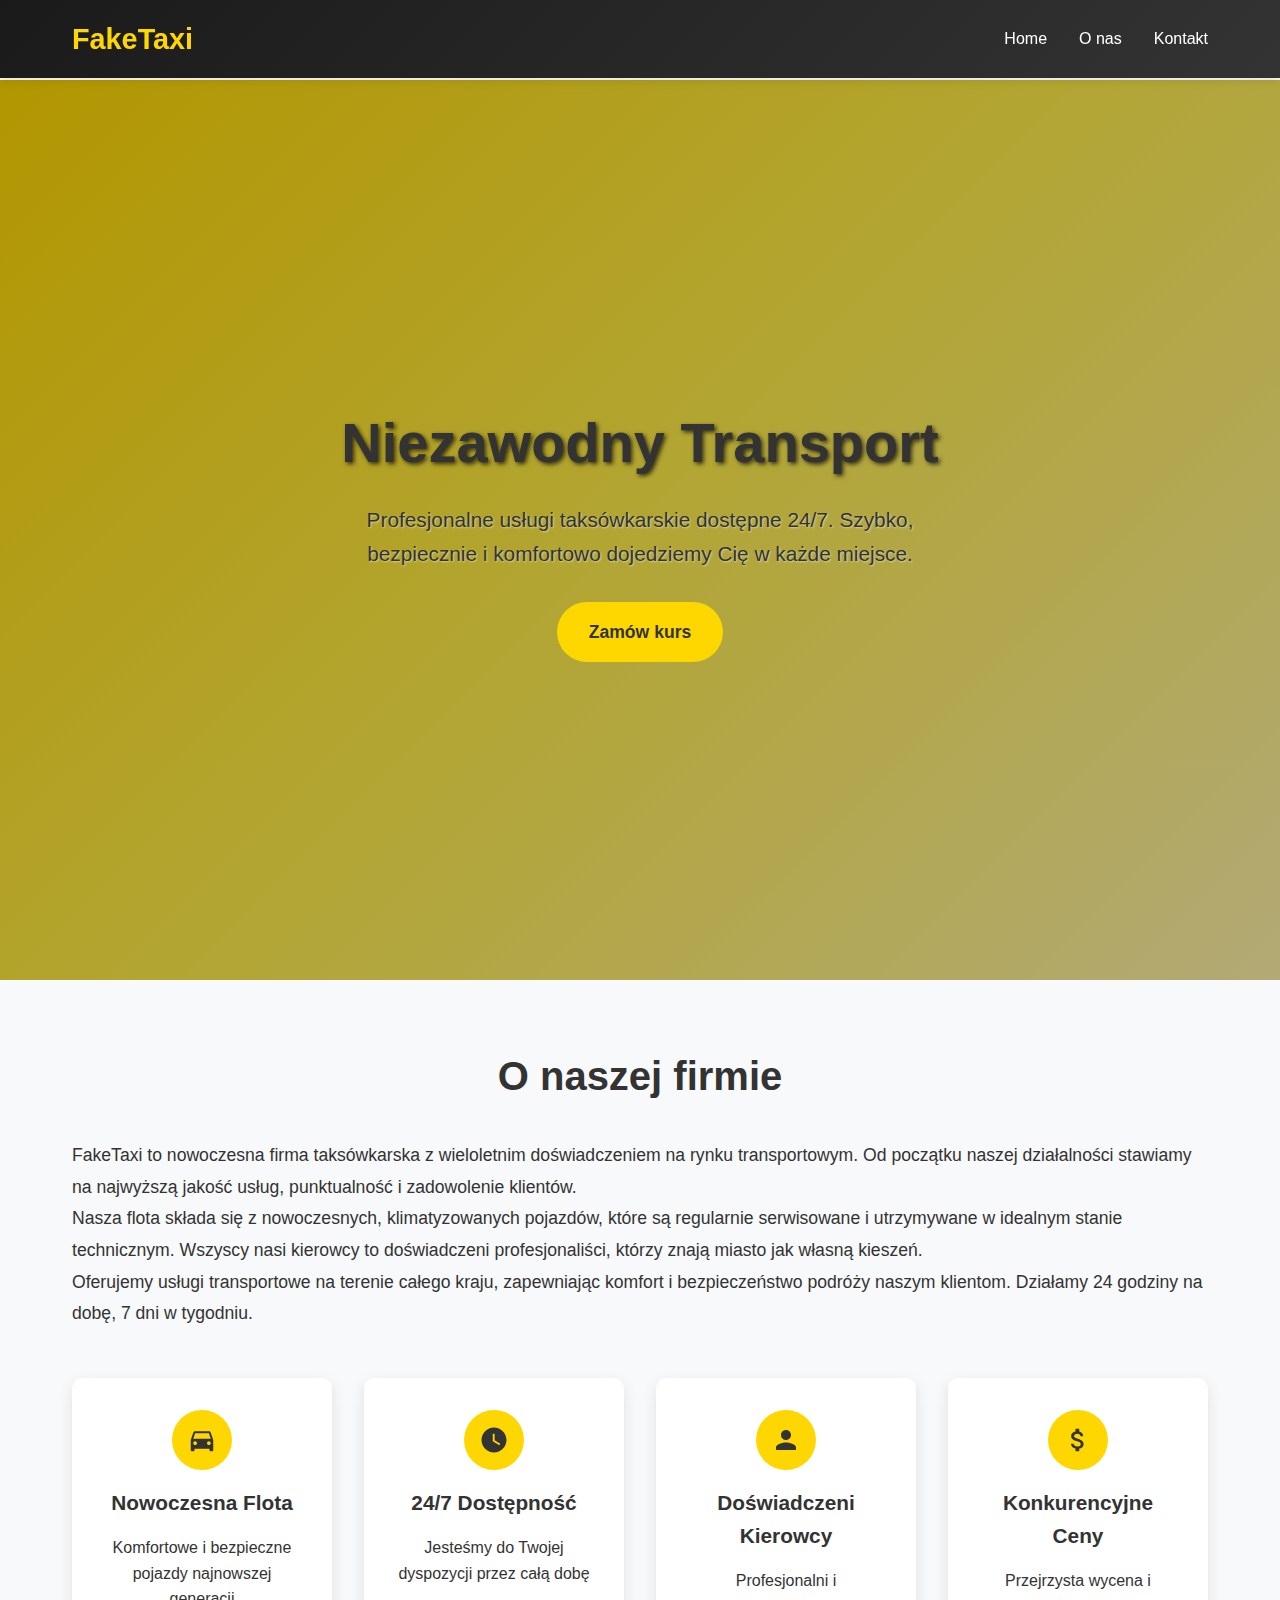
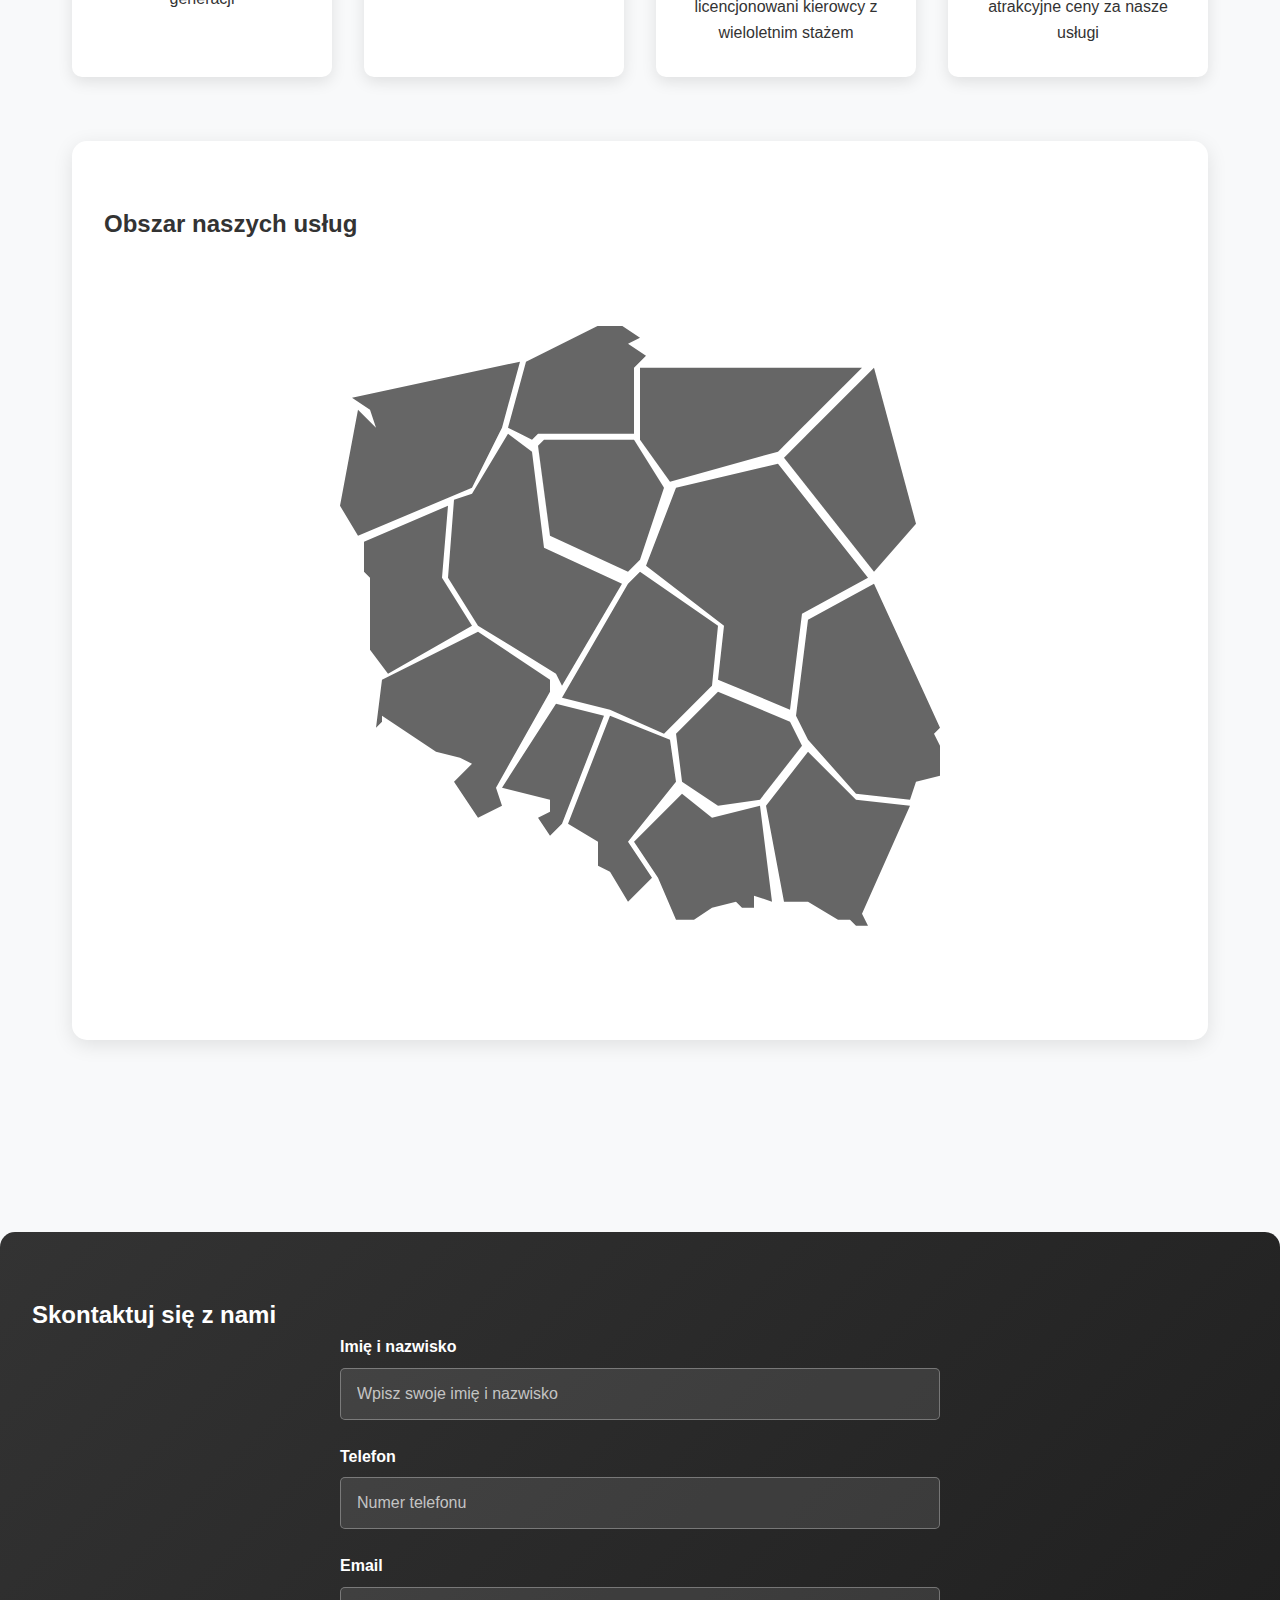
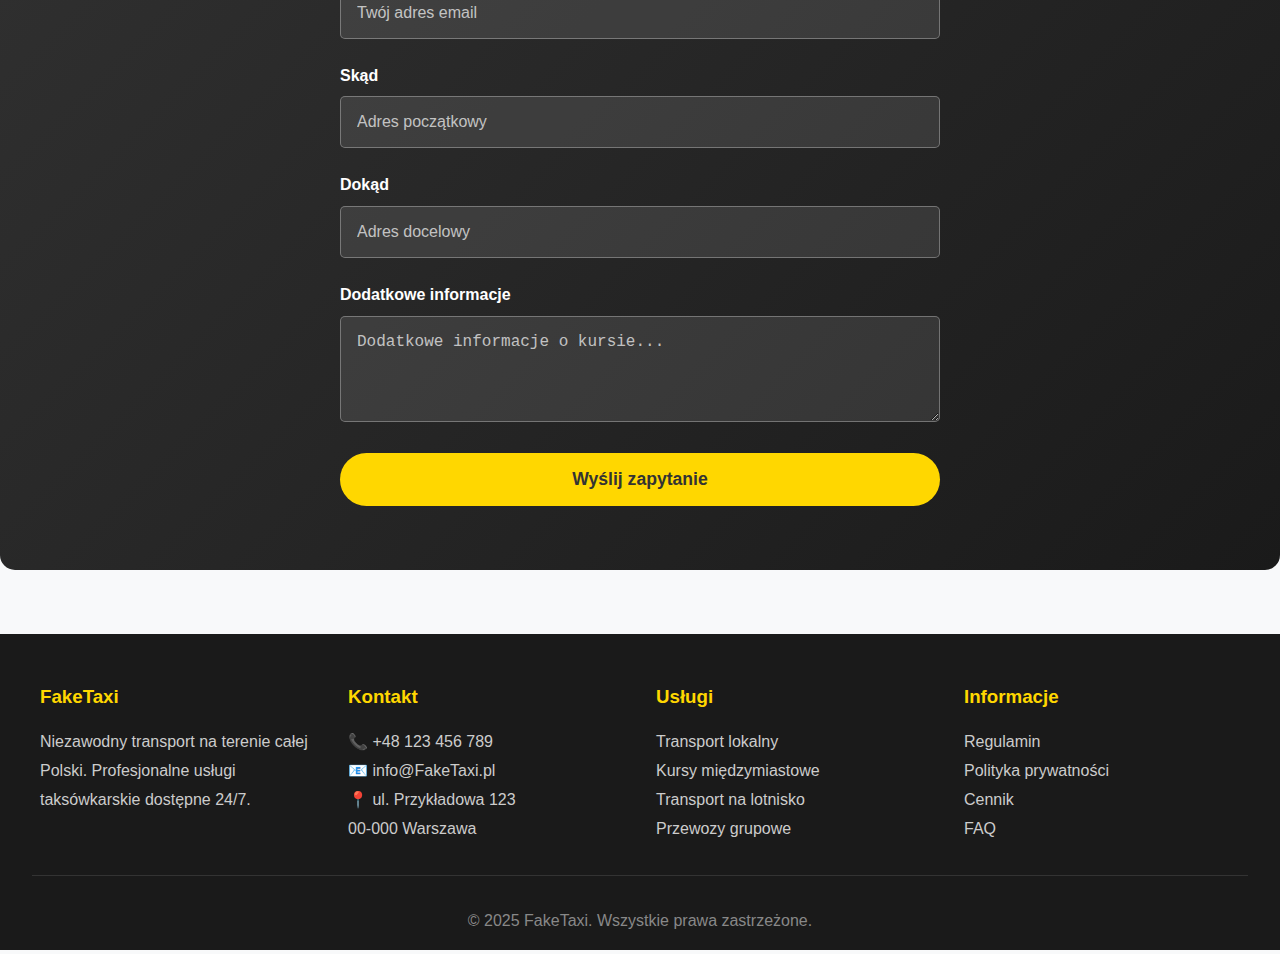
<file: index.html>
<!DOCTYPE html>
<html lang="pl">
<head>
    <meta charset="UTF-8">
    <meta name="viewport" content="width=device-width, initial-scale=1.0">
    <title>FakeTaxi - Niezawodny Transport</title>
    <link rel="stylesheet" href="index.css">
</head>
<body>
    <!-- Header -->
    <header>
        <nav>
            <div class="logo">FakeTaxi</div>
            <ul class="nav-links">
                <li><a href="#home">Home</a></li>
                <li><a href="onas.html">O nas</a></li>
                <li><a href="#contact">Kontakt</a></li>
            </ul>
            <button class="mobile-menu-btn">☰</button>
        </nav>
    </header>

    <!-- Banner -->
    <section class="banner" id="home">
        <div class="banner-content">
            <h1>Niezawodny Transport</h1>
            <p>Profesjonalne usługi taksówkarskie dostępne 24/7. Szybko, bezpiecznie i komfortowo dojedziemy Cię w każde miejsce.</p>
            <a href="#contact" class="cta-button">Zamów kurs</a>
        </div>
    </section>

    <!-- Main Content -->
    <main>
        <!-- About Section -->
        <section class="section" id="about">
            <h2>O naszej firmie</h2>
            <div class="about-content">
                <div class="about-text">
                    <p>FakeTaxi to nowoczesna firma taksówkarska z wieloletnim doświadczeniem na rynku transportowym. Od początku naszej działalności stawiamy na najwyższą jakość usług, punktualność i zadowolenie klientów.</p>
                    
                    <p>Nasza flota składa się z nowoczesnych, klimatyzowanych pojazdów, które są regularnie serwisowane i utrzymywane w idealnym stanie technicznym. Wszyscy nasi kierowcy to doświadczeni profesjonaliści, którzy znają miasto jak własną kieszeń.</p>
                    
                    <p>Oferujemy usługi transportowe na terenie całego kraju, zapewniając komfort i bezpieczeństwo podróży naszym klientom. Działamy 24 godziny na dobę, 7 dni w tygodniu.</p>
                </div>
            </div>

            <div class="features">
                <div class="feature-card">
                    <div class="feature-icon">
                        <svg viewBox="0 0 24 24" xmlns="http://www.w3.org/2000/svg">
                            <path d="M18.92 6.01C18.72 5.42 18.16 5 17.5 5h-11c-.66 0-1.22.42-1.42 1.01L3 12v8c0 .55.45 1 1 1h1c.55 0 1-.45 1-1v-1h12v1c0 .55.45 1 1 1h1c.55 0 1-.45 1-1v-8l-2.08-5.99zM6.5 16c-.83 0-1.5-.67-1.5-1.5S5.67 13 6.5 13s1.5.67 1.5 1.5S7.33 16 6.5 16zm11 0c-.83 0-1.5-.67-1.5-1.5s.67-1.5 1.5-1.5 1.5.67 1.5 1.5-.67 1.5-1.5 1.5zM5 11l1.5-4.5h11L19 11H5z"/>
                        </svg>
                    </div>
                    <h3>Nowoczesna Flota</h3>
                    <p>Komfortowe i bezpieczne pojazdy najnowszej generacji</p>
                </div>
                <div class="feature-card">
                    <div class="feature-icon">
                        <svg viewBox="0 0 24 24" xmlns="http://www.w3.org/2000/svg">
                            <path d="M12 2C6.5 2 2 6.5 2 12s4.5 10 10 10 10-4.5 10-10S17.5 2 12 2zm4.2 14.2L11 13V7h1.5v5.2l4.5 2.7-.8 1.3z"/>
                        </svg>
                    </div>
                    <h3>24/7 Dostępność</h3>
                    <p>Jesteśmy do Twojej dyspozycji przez całą dobę</p>
                </div>
                <div class="feature-card">
                    <div class="feature-icon">
                        <svg viewBox="0 0 24 24" xmlns="http://www.w3.org/2000/svg">
                            <path d="M12 12c2.21 0 4-1.79 4-4s-1.79-4-4-4-4 1.79-4 4 1.79 4 4 4zm0 2c-2.67 0-8 1.34-8 4v2h16v-2c0-2.66-5.33-4-8-4z"/>
                        </svg>
                    </div>
                    <h3>Doświadczeni Kierowcy</h3>
                    <p>Profesjonalni i licencjonowani kierowcy z wieloletnim stażem</p>
                </div>
                <div class="feature-card">
                    <div class="feature-icon">
                        <svg viewBox="0 0 24 24" xmlns="http://www.w3.org/2000/svg">
                            <path d="M11.8 10.9c-2.27-.59-3-1.2-3-2.15 0-1.09 1.01-1.85 2.7-1.85 1.78 0 2.44.85 2.5 2.1h2.21c-.07-1.72-1.12-3.3-3.21-3.81V3h-3v2.16c-1.94.42-3.5 1.68-3.5 3.61 0 2.31 1.91 3.46 4.7 4.13 2.5.6 3 1.48 3 2.41 0 .69-.49 1.79-2.7 1.79-2.06 0-2.87-.92-2.98-2.1h-2.2c.12 2.19 1.76 3.42 3.68 3.83V21h3v-2.15c1.95-.37 3.5-1.5 3.5-3.55 0-2.84-2.43-3.81-4.7-4.4z"/>
                        </svg>
                    </div>
                    <h3>Konkurencyjne Ceny</h3>
                    <p>Przejrzysta wycena i atrakcyjne ceny za nasze usługi</p>
                </div>
            </div>
        </section>

        <!-- Map Section -->
        <section class="map-section">
            <h2>Obszar naszych usług</h2>
            <div class="map-placeholder">
                <div class="map-center">
                    <div class="map">
                        <ul class="wojewodzstwa">
                            <a href=""><li class="zachodnio-pomorskie"></li></a>
                            <a href=""><li class="pomorskie"></li></a>
                            <a href=""><li class="warminsko-mazurskie"></li></a>
                            <a href=""><li class="podlaskie"></li></a>
                            <a href=""><li class="lubuskie"></li></a>
                            <a href=""><li class="wielko-polskie"></li></a>
                            <a href=""><li class="kujawsko-pomorskie"></li></a>
                            <a href=""><li class="mazowieckie"></li></a>
                            <a href=""><li class="dolno-slaskie"></li></a>
                            <a href=""><li class="lodzkie"></li></a>
                            <a href=""><li class="lubelskie"></li></a>
                            <a href=""><li class="opolskie"></li></a>
                            <a href=""><li class="slaskie"></li></a>
                            <a href=""><li class="swietokrzyskie"></li></a>
                            <a href=""><li class="malopolskie"></li></a>
                            <a href=""><li class="podkarpackie"></li></a>
                        </ul>
                    </div>
                </div>
            </div>
        </section>
    </main>

    <!-- Contact Section -->
    <section class="contact-section" id="contact">
        <h2>Skontaktuj się z nami</h2>
        <form class="contact-form">
            <div class="form-group">
                <label for="name">Imię i nazwisko</label>
                <input type="text" id="name" name="name" placeholder="Wpisz swoje imię i nazwisko" required>
            </div>
            <div class="form-group">
                <label for="phone">Telefon</label>
                <input type="tel" id="phone" name="phone" placeholder="Numer telefonu" required>
            </div>
            <div class="form-group">
                <label for="email">Email</label>
                <input type="email" id="email" name="email" placeholder="Twój adres email">
            </div>
            <div class="form-group">
                <label for="from">Skąd</label>
                <input type="text" id="from" name="from" placeholder="Adres początkowy" required>
            </div>
            <div class="form-group">
                <label for="to">Dokąd</label>
                <input type="text" id="to" name="to" placeholder="Adres docelowy" required>
            </div>
            <div class="form-group">
                <label for="message">Dodatkowe informacje</label>
                <textarea id="message" name="message" rows="4" placeholder="Dodatkowe informacje o kursie..."></textarea>
            </div>
            <button type="submit" class="submit-btn">Wyślij zapytanie</button>
        </form>
    </section>

    <!-- Footer -->
    <footer>
        <div class="footer-content">
            <div class="footer-section">
                <h3>FakeTaxi</h3>
                <p>Niezawodny transport na terenie całej Polski. Profesjonalne usługi taksówkarskie dostępne 24/7.</p>
            </div>
            <div class="footer-section">
                <h3>Kontakt</h3>
                <p>📞 +48 123 456 789</p>
                <p>📧 info@FakeTaxi.pl</p>
                <p>📍 ul. Przykładowa 123<br>00-000 Warszawa</p>
            </div>
            <div class="footer-section">
                <h3>Usługi</h3>
                <p><a href="#">Transport lokalny</a></p>
                <p><a href="#">Kursy międzymiastowe</a></p>
                <p><a href="#">Transport na lotnisko</a></p>
                <p><a href="#">Przewozy grupowe</a></p>
            </div>
            <div class="footer-section">
                <h3>Informacje</h3>
                <p><a href="#">Regulamin</a></p>
                <p><a href="#">Polityka prywatności</a></p>
                <p><a href="#">Cennik</a></p>
                <p><a href="#">FAQ</a></p>
            </div>
        </div>
        <div class="footer-bottom">
            <p>&copy; 2025 FakeTaxi. Wszystkie prawa zastrzeżone.</p>
        </div>
    </footer>

    <script>
        // Smooth scrolling for navigation links
        document.querySelectorAll('a[href^="#"]').forEach(anchor => {
            anchor.addEventListener('click', function (e) {
                e.preventDefault();
                const target = document.querySelector(this.getAttribute('href'));
                if (target) {
                    target.scrollIntoView({
                        behavior: 'smooth',
                        block: 'start'
                    });
                }
            });
        });

        // Form submission handler
        document.querySelector('.contact-form').addEventListener('submit', function(e) {
            e.preventDefault();
            alert('Dziękujemy za zapytanie! Skontaktujemy się z Tobą wkrótce.');
            this.reset();
        });

        // Header background change on scroll
        window.addEventListener('scroll', function() {
            const header = document.querySelector('header');
            if (window.scrollY > 100) {
                header.style.background = 'rgba(26, 26, 26, 0.95)';
            } else {
                header.style.background = 'linear-gradient(135deg, #1a1a1a 0%, #333 100%)';
            }
        });
    </script>
</body>
</html>
</file>
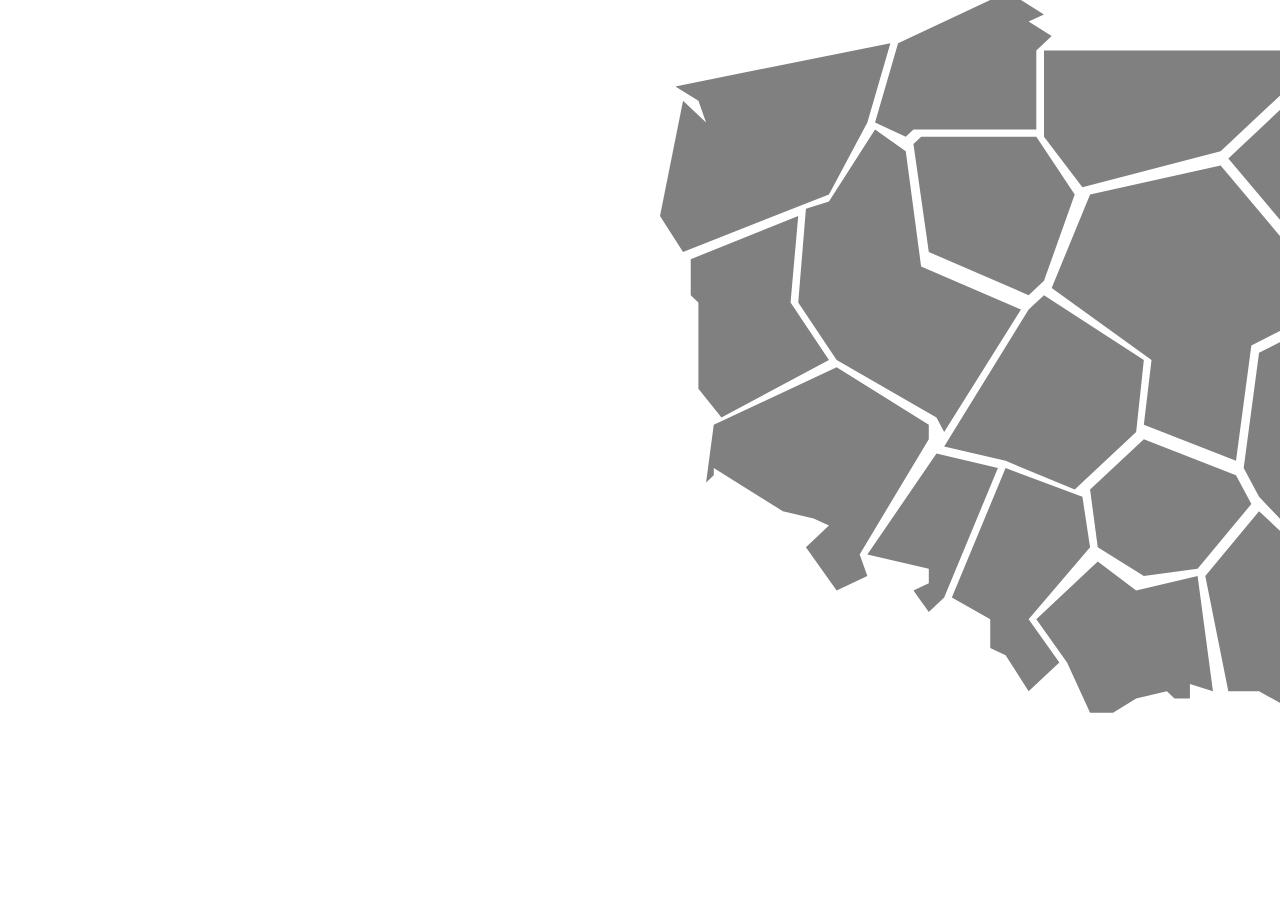
<file: mapa.html>
<!DOCTYPE html>
<html lang="en">
<head>
    <meta charset="UTF-8">
    <meta name="viewport" content="width=device-width, initial-scale=1.0">
    <title>Document</title>
    <link rel="stylesheet" href="style.css">
</head>
<body>
    
    <div class="map">
        <ul class="wojewodzstwa">
            <li class="zachodnio-pomorskie"></li>
            <li class="pomorskie"></li>
            <li class="warminsko-mazurskie"></li>
            <li class="podlaskie"></li>
            <li class="lubuskie"></li>
            <li class="wielko-polskie"></li>
            <li class="kujawsko-pomorskie"></li>
            <li class="mazowieckie"></li>
            <li class="dolno-slaskie"></li>
            <li class="lodzkie"></li>
            <li class="lubelskie"></li>
            <li class="opolskie"></li>
            <li class="slaskie"></li>
            <li class="swietokrzyskie"></li>
            <li class="malopolskie"></li>
            <li class="podkarpackie"></li>
        </ul>
    </div>

</body>
</html>
</file>
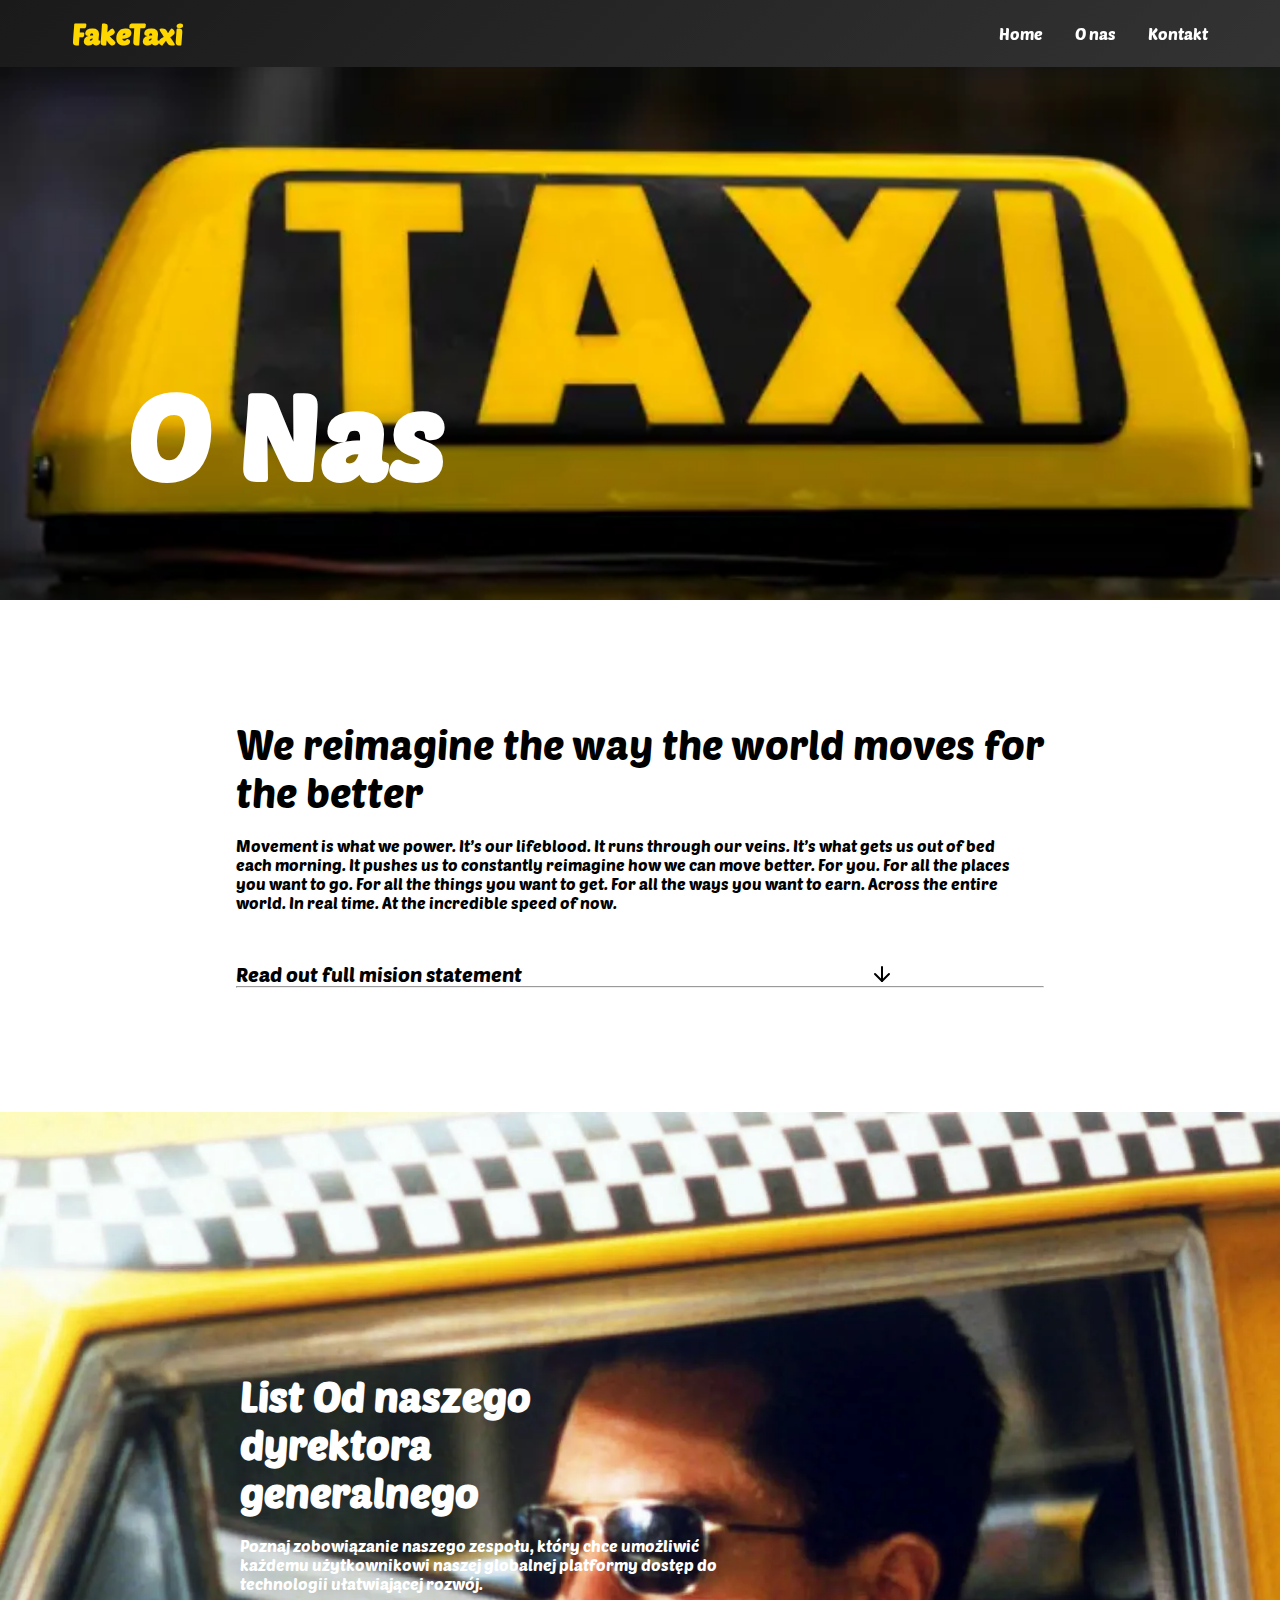
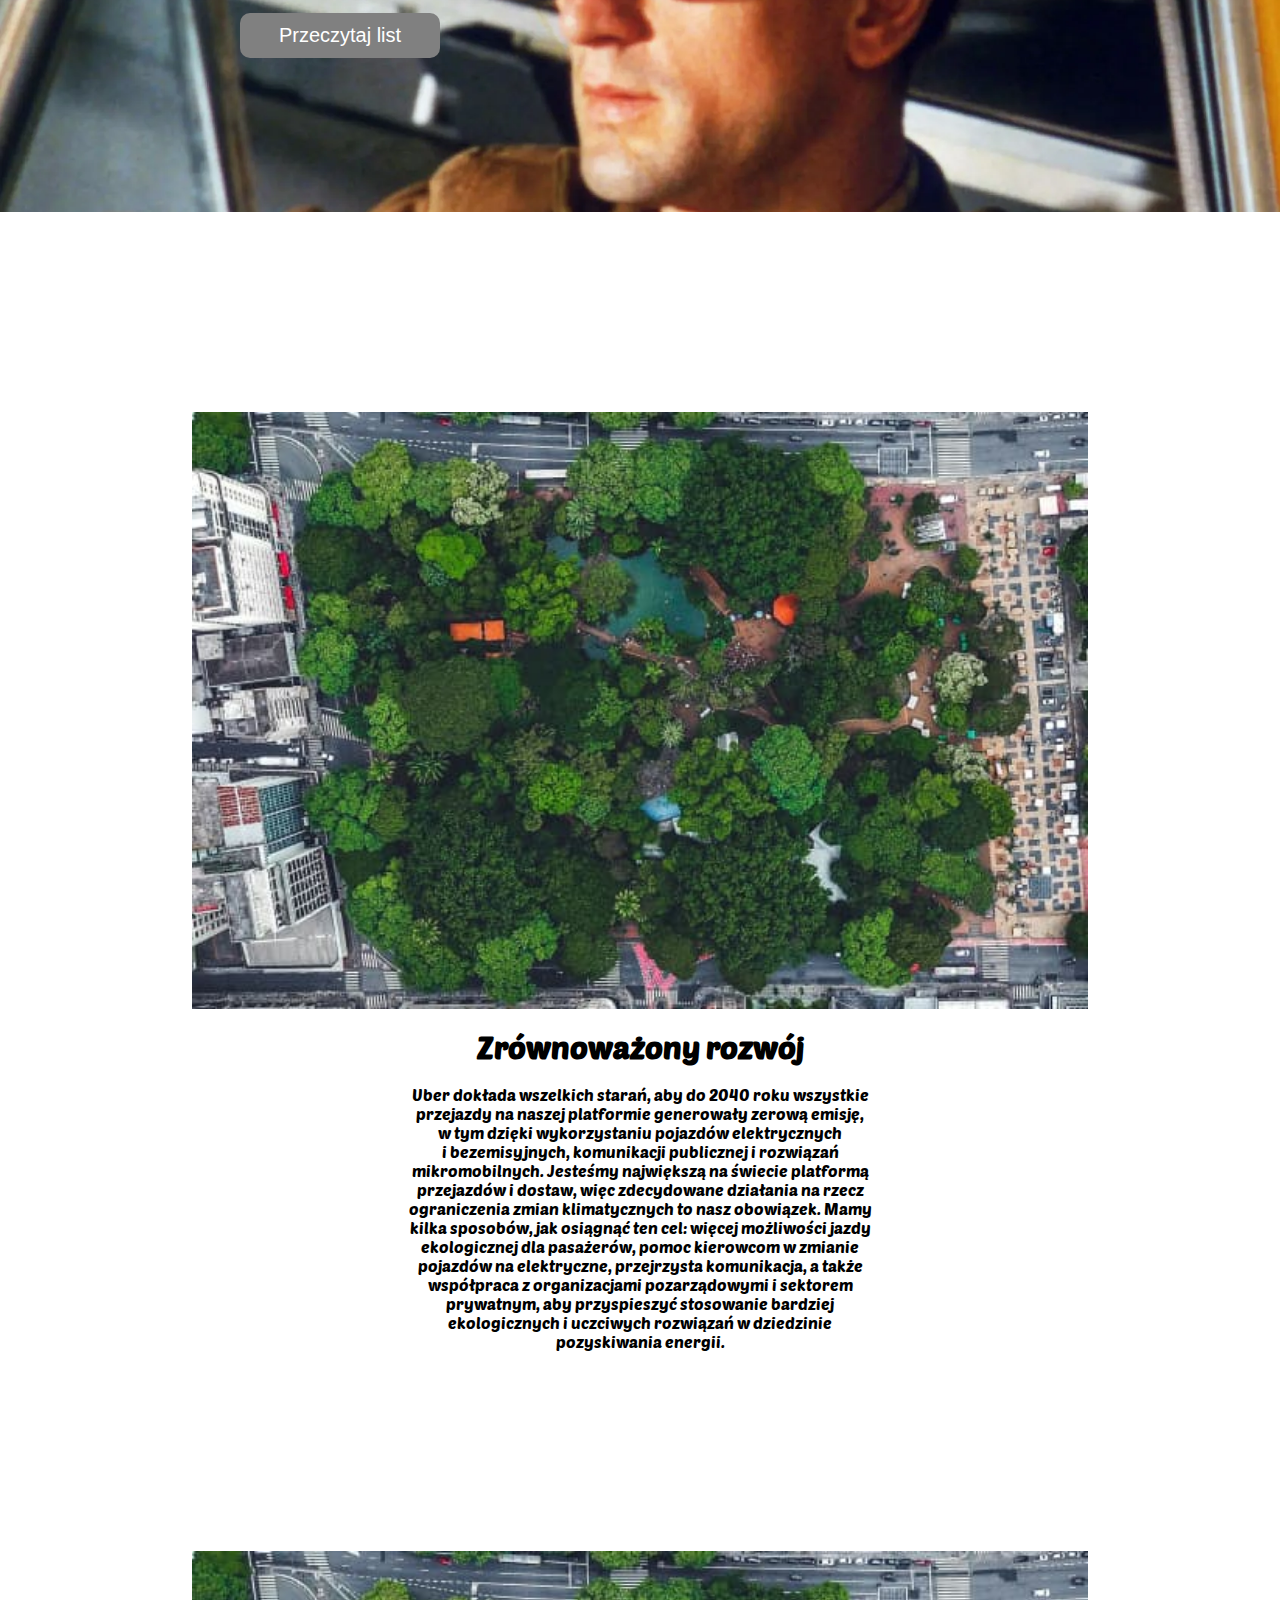
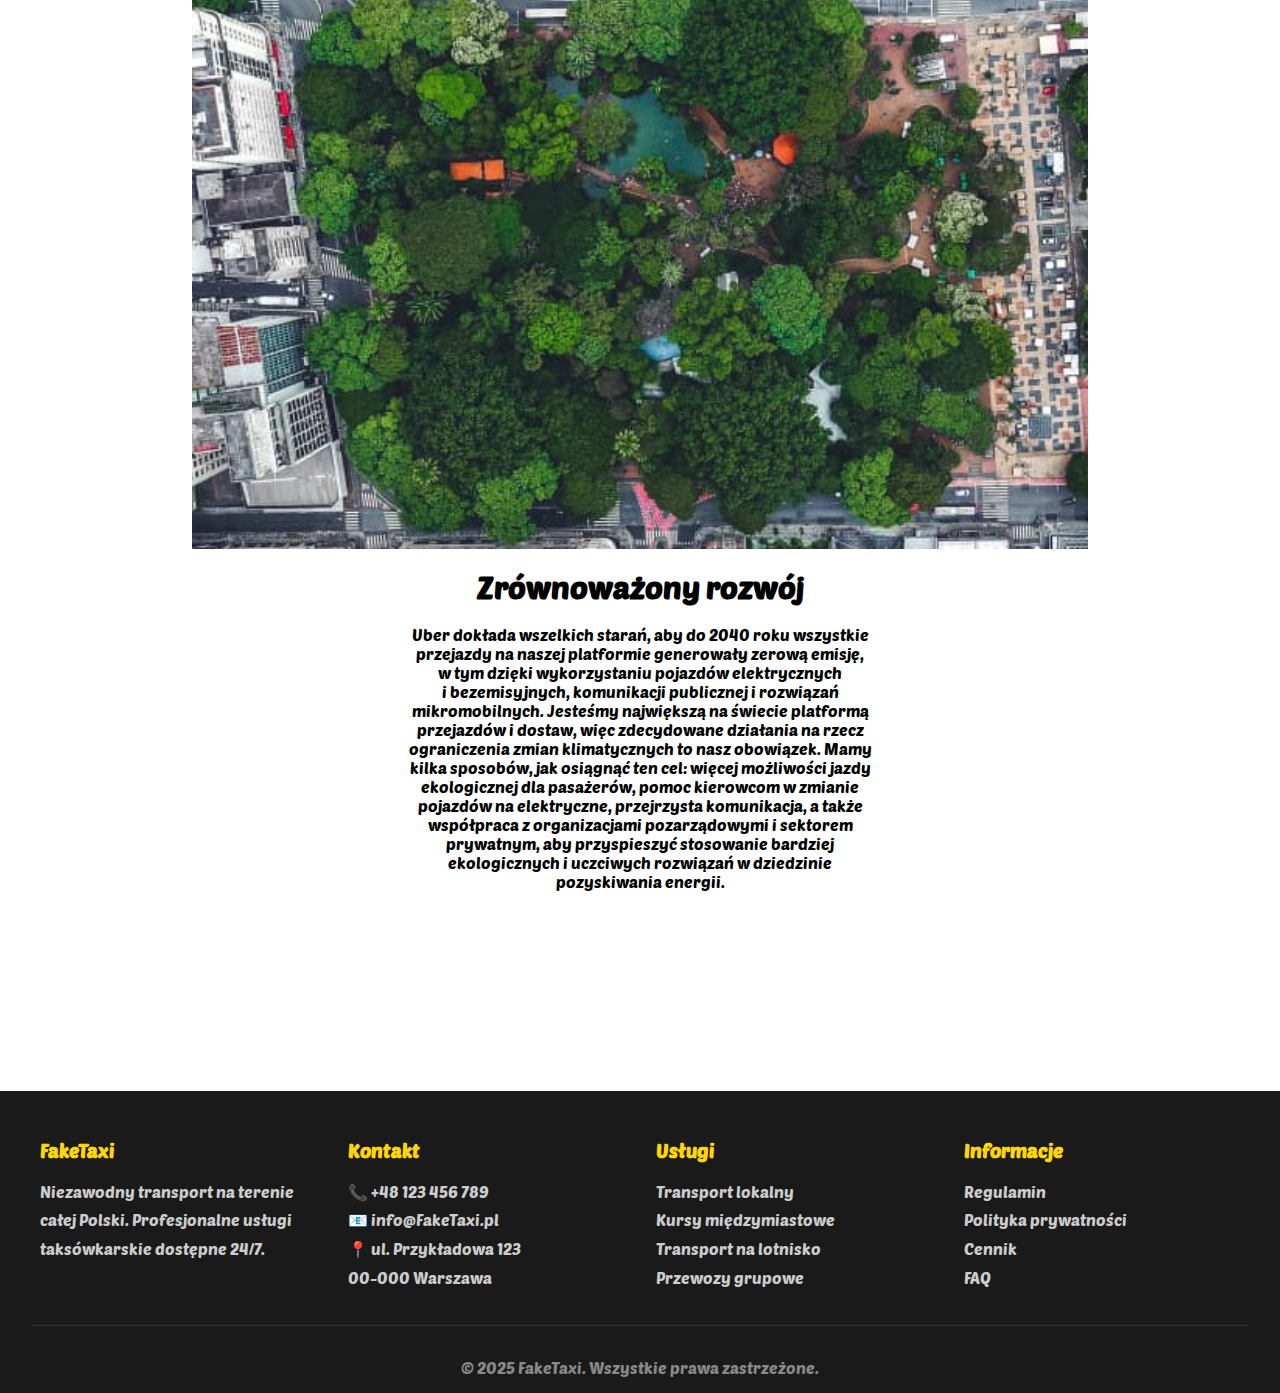
<file: onas.html>
<!DOCTYPE html>
<html lang="en">

<head>
    <meta charset="UTF-8">
    <meta name="viewport" content="width=device-width, initial-scale=1.0">
    <title>Document</title>
    <link rel="stylesheet" href="onas.css">
</head>

<body>
    <header>
    </header>
    <main>

         <header>
        <nav>
            <div class="logo">FakeTaxi</div>
            <ul class="nav-links">
                <li><a href="index.html">Home</a></li>
                <li><a href="onas.html">O nas</a></li>
                <li><a href="#contact">Kontakt</a></li>
            </ul>
            <button class="mobile-menu-btn">☰</button>
        </nav>
    </header>

        <section class="top-banner">
            <img src="assets/taxi-banner.webp" alt="">
            <section class="top-text-wrapper">

                <h1>O Nas</h1>
            </section>
        </section>

        <section class="mid-top">
            <article>
                <h1>We reimagine the way the world moves for <br>the better</h1>
                <p>Movement is what we power. It’s our lifeblood. It runs through our veins. It’s what gets us out of
                    bed <br>
                    each morning. It pushes us to constantly reimagine how we can move better. For you. For all the
                    places <br>
                    you want to go. For all the things you want to get. For all the ways you want to earn. Across the
                    entire <br>
                    world. In real time. At the incredible speed of now.</p>

                <section class="read-more">
                    <span onclick="readMore()" ondblclick=" RemoveReadMore()">Read out full mision statement <svg
                            xmlns="http://www.w3.org/2000/svg" width="24" height="24" viewBox="0 0 24 24" fill="none"
                            stroke="currentColor" stroke-width="2" stroke-linecap="round" stroke-linejoin="round"
                            class="lucide lucide-arrow-down-icon lucide-arrow-down" id="arrowdown">
                            <path d="M12 5v14" />
                            <path d="m19 12-7 7-7-7" />
                        </svg><svg xmlns="http://www.w3.org/2000/svg" width="24" height="24" viewBox="0 0 24 24"
                            fill="none" stroke="currentColor" stroke-width="2" stroke-linecap="round"
                            stroke-linejoin="round" class="lucide lucide-arrow-up-icon lucide-arrow-up" id="arrowup">
                            <path d="m5 12 7-7 7 7" />
                            <path d="M12 19V5" />
                        </svg></span>
                    <hr id="hr">
                </section>
                <div class="unvisible-text" id="unvisible">
                    <p id="readMoreText1">We are Uber. The go-getters. The kind of people who are relentless about our
                        mission to help people go anywhere and get anything and earn their <br>
                        Movement is what we power. It’s our lifeblood. It runs through our veins. It’s what gets us out
                        of bed each morning. It pushes us to constantly reimagine <br>
                        how we can move better. For you. For all the places you want to go. For all the things you want
                        to get. For all the ways you want to earn. Across the <br>
                        entire world. In real time. At the incredible speed of now.</p>

                    <p id="readMoreText2">We are Uber. The go-getters. The kind of people who are relentless about our
                        mission to help people go anywhere and get anything and earn their <br>
                        Movement is what we power. It’s our lifeblood. It runs through our veins. It’s what gets us out
                        of bed each morning. It pushes us to constantly reimagine <br>
                        how we can move better. For you. For all the places you want to go. For all the things you want
                        to get. For all the ways you want to earn. Across the <br>
                        entire world. In real time. At the incredible speed of now.</p>

                    <p id="readMoreTex3">We are Uber. The go-getters. The kind of people who are relentless about our
                        mission to help people go anywhere and get anything and earn their <br>
                        Movement is what we power. It’s our lifeblood. It runs through our veins. It’s what gets us out
                        of bed each morning. It pushes us to constantly reimagine <br>
                        how we can move better. For you. For all the places you want to go. For all the things you want
                        to get. For all the ways you want to earn. Across the <br>
                        entire world. In real time. At the incredible speed of now.</p>
                </div>


            </article>
        </section>

        <div class="mid-banner">
            <!-- <img src="assets/taxi-=driver.webp" alt=""> -->


            <div class="mid-banner-text">
                <h1>List Od naszego <br> dyrektora <br> generalnego</h1>
                <p>Poznaj zobowiązanie naszego zespołu, który chce umożliwić <br> każdemu użytkownikowi naszej globalnej
                    platformy dostęp do <br> technologii ułatwiającej rozwój.</p>

                <button>Przeczytaj list</button>
            </div>


        </div>


        <section class="bottom-mid">
            <article>
                <section class="left">
                    <img src="assets/park.jpg" alt="">
                </section>
                <section class="right">
                    <h1>Zrównoważony rozwój</h1>
                    <p>Uber dokłada wszelkich starań, aby do 2040 roku wszystkie <br>
                        przejazdy na naszej platformie generowały zerową emisję, <br>
                        w tym dzięki wykorzystaniu pojazdów elektrycznych <br>
                        i bezemisyjnych, komunikacji publicznej i rozwiązań <br>
                        mikromobilnych. Jesteśmy największą na świecie platformą <br>
                        przejazdów i dostaw, więc zdecydowane działania na rzecz <br>
                        ograniczenia zmian klimatycznych to nasz obowiązek. Mamy <br>
                        kilka sposobów, jak osiągnąć ten cel: więcej możliwości jazdy <br>
                        ekologicznej dla pasażerów, pomoc kierowcom w zmianie <br>
                        pojazdów na elektryczne, przejrzysta komunikacja, a także <br>
                        współpraca z organizacjami pozarządowymi i sektorem <br>
                        prywatnym, aby przyspieszyć stosowanie bardziej <br>
                        ekologicznych i uczciwych rozwiązań w dziedzinie <br>
                        pozyskiwania energii.</p>
                </section>
            </article>


            <article>
                <section class="left">
                    <img src="assets/park.jpg" alt="">
                </section>
                <section class="right">
                    <h1>Zrównoważony rozwój</h1>
                    <p>Uber dokłada wszelkich starań, aby do 2040 roku wszystkie <br>
                        przejazdy na naszej platformie generowały zerową emisję, <br>
                        w tym dzięki wykorzystaniu pojazdów elektrycznych <br>
                        i bezemisyjnych, komunikacji publicznej i rozwiązań <br>
                        mikromobilnych. Jesteśmy największą na świecie platformą <br>
                        przejazdów i dostaw, więc zdecydowane działania na rzecz <br>
                        ograniczenia zmian klimatycznych to nasz obowiązek. Mamy <br>
                        kilka sposobów, jak osiągnąć ten cel: więcej możliwości jazdy <br>
                        ekologicznej dla pasażerów, pomoc kierowcom w zmianie <br>
                        pojazdów na elektryczne, przejrzysta komunikacja, a także <br>
                        współpraca z organizacjami pozarządowymi i sektorem <br>
                        prywatnym, aby przyspieszyć stosowanie bardziej <br>
                        ekologicznych i uczciwych rozwiązań w dziedzinie <br>
                        pozyskiwania energii.</p>
                </section>
            </article>
        </section>

        <footer>
        <div class="footer-content">
            <div class="footer-section">
                <h3>FakeTaxi</h3>
                <p>Niezawodny transport na terenie całej Polski. Profesjonalne usługi taksówkarskie dostępne 24/7.</p>
            </div>
            <div class="footer-section">
                <h3>Kontakt</h3>
                <p>📞 +48 123 456 789</p>
                <p>📧 info@FakeTaxi.pl</p>
                <p>📍 ul. Przykładowa 123<br>00-000 Warszawa</p>
            </div>
            <div class="footer-section">
                <h3>Usługi</h3>
                <p><a href="#">Transport lokalny</a></p>
                <p><a href="#">Kursy międzymiastowe</a></p>
                <p><a href="#">Transport na lotnisko</a></p>
                <p><a href="#">Przewozy grupowe</a></p>
            </div>
            <div class="footer-section">
                <h3>Informacje</h3>
                <p><a href="#">Regulamin</a></p>
                <p><a href="#">Polityka prywatności</a></p>
                <p><a href="#">Cennik</a></p>
                <p><a href="#">FAQ</a></p>
            </div>
        </div>
        <div class="footer-bottom">
            <p>&copy; 2025 FakeTaxi. Wszystkie prawa zastrzeżone.</p>
        </div>
    </footer>
    </main>


    <script src="onas.js"></script>
</body>

</html>
</file>
<file: index.css>
* {
            margin: 0;
            padding: 0;
            box-sizing: border-box;
        }

        body {
            font-family: 'Arial', sans-serif;
            line-height: 1.6;
            color: #333;
            background-color: #f8f9fa;
        }

   
        header {
            background: linear-gradient(135deg, #1a1a1a 0%, #333 100%);
            color: white;
            padding: 1rem 0;
            position: fixed;
            width: 100%;
            top: 0;
            z-index: 1000;
            box-shadow: 0 2px 10px rgba(0,0,0,0.1);
        }

        nav {
            max-width: 1200px;
            margin: 0 auto;
            display: flex;
            justify-content: space-between;
            align-items: center;
            padding: 0 2rem;
        }

        .logo {
            font-size: 1.8rem;
            font-weight: bold;
            color: #ffd700;
        }

        .nav-links {
            display: flex;
            list-style: none;
            gap: 2rem;
        }

        .nav-links a {
            color: white;
            text-decoration: none;
            transition: color 0.3s;
        }

        .nav-links a:hover {
            color: #ffd700;
        }

        .banner {
            background: linear-gradient(rgba(0,0,0,0.3), rgba(0,0,0,0.3)), 
                        linear-gradient(135deg, #ffd700 0%, #ffed4a 50%, #fff2a8 100%);
            background-size: cover;
            background-position: center;
            height: 100vh;
            display: flex;
            align-items: center;
            justify-content: center;
            text-align: center;
            color: white;
            margin-top: 80px;
        }

        .banner-content h1 {
            font-size: 3.5rem;
            margin-bottom: 1rem;
            text-shadow: 2px 2px 4px rgba(0,0,0,0.7);
            color: #333;
        }

        .banner-content p {
            font-size: 1.3rem;
            margin-bottom: 2rem;
            max-width: 600px;
            color: #333;
            text-shadow: 1px 1px 2px rgba(255,255,255,0.5);
        }

        .cta-button {
            background: #ffd700;
            color: #333;
            padding: 1rem 2rem;
            border: none;
            border-radius: 50px;
            font-size: 1.1rem;
            font-weight: bold;
            cursor: pointer;
            transition: all 0.3s;
            text-decoration: none;
            display: inline-block;
        }

        .cta-button:hover {
            background: #ffed4a;
            transform: translateY(-2px);
            box-shadow: 0 5px 15px rgba(255,215,0,0.4);
        }


        main {
            max-width: 1200px;
            margin: 0 auto;
            padding: 4rem 2rem;
        }

        .section {
            margin-bottom: 4rem;
        }

        .section h2 {
            font-size: 2.5rem;
            margin-bottom: 2rem;
            text-align: center;
            color: #333;
        }

        .about-content {
            display: grid;
            grid-template-columns: repeat(auto-fit, minmax(300px, 1fr));
            gap: 3rem;
            align-items: center;
        }

        .about-text {
            font-size: 1.1rem;
            line-height: 1.8;
        }

        .features {
            display: grid;
            grid-template-columns: repeat(auto-fit, minmax(250px, 1fr));
            gap: 2rem;
            margin-top: 3rem;
        }

        .feature-card {
            background: white;
            padding: 2rem;
            border-radius: 10px;
            box-shadow: 0 5px 15px rgba(0,0,0,0.1);
            text-align: center;
            transition: transform 0.3s;
        }

        .feature-card:hover {
            transform: translateY(-5px);
        }

        .feature-icon {
            width: 60px;
            height: 60px;
            margin: 0 auto 1rem;
            display: flex;
            align-items: center;
            justify-content: center;
            background: #ffd700;
            border-radius: 50%;
        }

        .feature-icon svg {
            width: 30px;
            height: 30px;
            fill: #333;
        }

        .feature-card h3 {
            font-size: 1.3rem;
            margin-bottom: 1rem;
            color: #333;
        }

     
        .map-section {
            background: white;
            padding: 4rem 2rem;
            border-radius: 15px;
            box-shadow: 0 5px 20px rgba(0,0,0,0.1);
            margin: 4rem 0;
        }

        .map-section h2 {
            margin-bottom: 2rem;
        }

        .map-placeholder {
            height: 700px;
            background: white;
            border: none;
            display: flex;
            align-items: center;
            justify-content: center;
            font-size: 1.2rem;
            color: #666;
            border-radius: 10px;
        }

        .map-center {
            display: flex;
            width: 100%;
            height: 700px;
            justify-content: center;
            align-items: center;
        }

        .map {
            width: 600px;
            height: 600px;
            max-width: 100%;
            position: relative;
        }

        .wojewodzstwa {
            list-style: none;
            padding: 0;
            margin: 0;
        }

        .zachodnio-pomorskie {
            width: 100%;
            height: 100%;
            clip-path: polygon(2% 12%, 5% 14%, 6% 17%, 3% 14%, 0% 30%, 3% 35%, 22% 27%, 27% 17%, 30% 6%);
            background-color: #666;
            position: absolute;
            transition: background-color 0.3s;
        }

        .pomorskie {
            width: 100%;
            height: 100%;
            position: absolute;
            clip-path: polygon(31% 6%, 28% 17%, 32% 19%, 33% 18%, 49% 18%, 49% 7%, 51% 5%, 48% 3%, 50% 2%, 47% 0%, 43% 0%);
            background-color: #666;
            transition: background-color 0.3s;
        }

        .warminsko-mazurskie {
            width: 100%;
            height: 100%;
            position: absolute;
            clip-path: polygon(50% 7%, 50% 19%, 55% 26%, 73% 21%, 87% 7%);
            background-color: #666;
            transition: background-color 0.3s;
        }

        .podlaskie {
            clip-path: polygon(74% 22%, 89% 41%, 96% 33%, 89% 7%);
            width: 100%;
            height: 100%;
            position: absolute;
            background-color: #666;
            transition: background-color 0.3s;
        }

        .lubuskie {
            clip-path: polygon(4% 36%, 4% 41%, 5% 42%, 5% 54%, 8% 58%, 22% 50%, 17% 42%, 18% 30%);
            width: 100%;
            height: 100%;
            position: absolute;
            background-color: #666;
            transition: background-color 0.3s;
        }

        .wielko-polskie {
            clip-path: polygon(28% 18%, 22% 28%, 19% 29%, 18% 42%, 23% 50%, 36% 58%, 37% 60%, 47% 43%, 34% 37%, 32% 21%);
            width: 100%;
            height: 100%;
            position: absolute;
            background-color: #666;
            transition: background-color 0.3s;
        }

        .kujawsko-pomorskie {
            clip-path: polygon(34% 19%, 33% 20%, 35% 35%, 48% 41%, 50% 39%, 54% 27%, 49% 19%);
            width: 100%;
            height: 100%;
            position: absolute;
            background-color: #666;
            transition: background-color 0.3s;
        }

        .mazowieckie {
            clip-path: polygon(56% 27%, 51% 40%, 64% 50%, 63% 59%, 75% 64%, 77% 48%, 88% 42%, 73% 23%);
            width: 100%;
            height: 100%;
            position: absolute;
            background-color: #666;
            transition: background-color 0.3s;
        }

        .dolno-slaskie {
            clip-path: polygon(7% 59%, 6% 67%, 7% 66%, 7% 65%, 16% 71%, 20% 72%, 22% 73%, 19% 76%, 23% 82%, 27% 80%, 26% 77%, 35% 61%, 35% 59%, 23% 51%);
            width: 100%;
            height: 100%;
            position: absolute;
            background-color: #666;
            transition: background-color 0.3s;
        }

        .lodzkie {
            clip-path: polygon(37% 62%, 45% 64%, 54% 68%, 62% 60%, 63% 50%, 50% 41%, 48% 43%);
            width: 100%;
            height: 100%;
            position: absolute;
            background-color: #666;
            transition: background-color 0.3s;
        }

        .lubelskie {
            clip-path: polygon(89% 43%, 78% 49%, 76% 65%, 78% 69%, 86% 78%, 95% 79%, 96% 76%, 100% 75%, 100% 70%, 99% 68%, 100% 67%);
            width: 100%;
            height: 100%;
            position: absolute;
            background-color: #666;
            transition: background-color 0.3s;
        }

        .opolskie {
            clip-path: polygon(36% 63%, 44% 65%, 37% 83%, 35% 85%, 33% 82%, 35% 81%, 35% 79%, 27% 77%);
            width: 100%;
            height: 100%;
            position: absolute;
            background-color: #666;
            transition: background-color 0.3s;
        }

        .slaskie {
            clip-path: polygon(45% 65%, 38% 83%, 43% 86%, 43% 90%, 45% 91%, 48% 96%, 52% 92%, 48% 86%, 56% 76%, 55% 69%);
            width: 100%;
            height: 100%;
            position: absolute;
            background-color: #666;
            transition: background-color 0.3s;
        }

        .swietokrzyskie {
            clip-path: polygon(56% 68%, 57% 76%, 63% 80%, 70% 79%, 77% 70%, 75% 66%, 63% 61%);
            width: 100%;
            height: 100%;
            position: absolute;
            background-color: #666;
            transition: background-color 0.3s;
        }

        .malopolskie {
            clip-path: polygon(57% 78%, 49% 86%, 53% 92%, 56% 99%, 59% 99%, 62% 97%, 66% 96%, 67% 97%, 69% 97%, 69% 95%, 72% 96%, 70% 80%, 62% 82%);
            width: 100%;
            height: 100%;
            position: absolute;
            background-color: #666;
            transition: background-color 0.3s;
        }

        .podkarpackie {
            clip-path: polygon(78% 71%, 86% 79%, 95% 80%, 87% 98%, 88% 100%, 86% 100%, 85% 99%, 83% 99%, 78% 96%, 74% 96%, 71% 80%);
            width: 100%;
            height: 100%;
            position: absolute;
            background-color: #666;
            transition: background-color 0.3s;
        }

        .wojewodzstwa li:hover {
            background-color: #ffd700 !important;
            cursor: pointer;
        }

    
        .contact-section {
            background: linear-gradient(135deg, #333 0%, #1a1a1a 100%);
            color: white;
            padding: 4rem 2rem;
            border-radius: 15px;
            margin: 4rem 0;
        }

        .contact-form {
            max-width: 600px;
            margin: 0 auto;
        }

        .form-group {
            margin-bottom: 1.5rem;
        }

        .form-group label {
            display: block;
            margin-bottom: 0.5rem;
            font-weight: bold;
        }

        .form-group input,
        .form-group textarea {
            width: 100%;
            padding: 1rem;
            border: none;
            border-radius: 5px;
            font-size: 1rem;
            background: rgba(255,255,255,0.1);
            color: white;
            border: 1px solid rgba(255,255,255,0.3);
        }

        .form-group input::placeholder,
        .form-group textarea::placeholder {
            color: rgba(255,255,255,0.7);
        }

        .form-group input:focus,
        .form-group textarea:focus {
            outline: none;
            border-color: #ffd700;
            background: rgba(255,255,255,0.15);
        }

        .submit-btn {
            background: #ffd700;
            color: #333;
            padding: 1rem 2rem;
            border: none;
            border-radius: 50px;
            font-size: 1.1rem;
            font-weight: bold;
            cursor: pointer;
            transition: all 0.3s;
            width: 100%;
        }

        .submit-btn:hover {
            background: #ffed4a;
            transform: translateY(-2px);
        }

    
        footer {
            background: #1a1a1a;
            color: white;
            padding: 3rem 2rem 1rem;
        }

        .footer-content {
            max-width: 1200px;
            margin: 0 auto;
            display: grid;
            grid-template-columns: repeat(auto-fit, minmax(250px, 1fr));
            gap: 2rem;
        }

        .footer-section h3 {
            margin-bottom: 1rem;
            color: #ffd700;
        }

        .footer-section p,
        .footer-section a {
            color: #ccc;
            text-decoration: none;
            line-height: 1.8;
        }

        .footer-section a:hover {
            color: #ffd700;
        }

        .footer-bottom {
            text-align: center;
            margin-top: 2rem;
            padding-top: 2rem;
            border-top: 1px solid #333;
            color: #888;
        }

        
        .mobile-menu-btn {
            display: none;
            background: none;
            border: none;
            color: white;
            font-size: 1.5rem;
            cursor: pointer;
        }

        
        @media (max-width: 768px) {
            .nav-links {
                display: none;
            }

            .mobile-menu-btn {
                display: block;
            }

            .banner-content h1 {
                font-size: 2.5rem;
            }

            .banner-content p {
                font-size: 1.1rem;
            }

            .section h2 {
                font-size: 2rem;
            }

            nav {
                padding: 0 1rem;
            }

            main {
                padding: 2rem 1rem;
            }

            .about-content {
                grid-template-columns: 1fr;
            }

            .features {
                grid-template-columns: 1fr;
            }

            .map {
                width: 100%;
                height: 400px;
            }
        }

        @media (max-width: 480px) {
            .banner {
                height: 80vh;
            }

            .banner-content h1 {
                font-size: 2rem;
            }

            .contact-section,
            .map-section {
                padding: 2rem 1rem;
            }
        }
</file>
<file: style.css>
:root{
    --yellow: yellow;
    --black: black;
    --white:white:
}

* {
    margin: 0;
    box-sizing: border-box;
}
body{
    display: flex;
    justify-content: center;
}
.map{
    width: 100%;
    height: 850px;
    display: flex;
    justify-content: center;
}
.zachodnio-pomorskie {
    width: 60%;
    height: 80%;
    position: absolute;
    clip-path: polygon(2% 12%, 5% 14%, 6% 17%, 3% 14%, 0% 30%, 3% 35%, 22% 27%, 27% 17%, 30% 6%);
    background-color: gray;
    max-width: 900px;
    min-width: 100px;
}
.pomorskie {
    width: 60%;
    height: 80%;
    position: absolute;
    clip-path: polygon(31% 6%, 28% 17%, 32% 19%, 33% 18%, 49% 18%, 49% 7%, 51% 5%, 48% 3%, 50% 2%, 47% 0%, 43% 0%);
    background-color: gray;
    max-width: 900px;
    min-width: 100px;
}
.warminsko-mazurskie {
    width: 60%;
    height: 80%;
    position: absolute;
    clip-path: polygon(50% 7%, 50% 19%, 55% 26%, 73% 21%, 87% 7%);
    background-color: gray;
    max-width: 900px;
    min-width: 100px;
}
.podlaskie {
    clip-path: polygon(74% 22%, 89% 41%, 96% 33%, 89% 7%);
    width: 60%;
    height: 80%;
    position: absolute;
    background-color: gray;
    max-width: 900px;
    min-width: 100px;
}
.lubuskie {
    clip-path: polygon(4% 36%, 4% 41%, 5% 42%, 5% 54%, 8% 58%, 22% 50%, 17% 42%, 18% 30%);
    width: 60%;
    height: 80%;
    position: absolute;
    background-color: gray;
    max-width: 900px;
    min-width: 100px;
}
.wielko-polskie {
    clip-path: polygon(28% 18%, 22% 28%, 19% 29%, 18% 42%, 23% 50%, 36% 58%, 37% 60%, 47% 43%, 34% 37%, 32% 21%);
    width: 60%;
    height: 80%;
    position: absolute;
    background-color: gray;
    max-width: 900px;
    min-width: 100px;
}
.kujawsko-pomorskie {
    clip-path: polygon(34% 19%, 33% 20%, 35% 35%, 48% 41%, 50% 39%, 54% 27%, 49% 19%);
    width: 60%;
    height: 80%;
    position: absolute;
    background-color: gray;
    max-width: 900px;
    min-width: 100px;
}
.mazowieckie {
    clip-path: polygon(56% 27%, 51% 40%, 64% 50%, 63% 59%, 75% 64%, 77% 48%, 88% 42%, 73% 23%);
    width: 60%;
    height: 80%;
    position: absolute;
    background-color: gray;
    max-width: 900px;
    min-width: 100px;
}
.dolno-slaskie {
    clip-path: polygon(7% 59%, 6% 67%, 7% 66%, 7% 65%, 16% 71%, 20% 72%, 22% 73%, 19% 76%, 23% 82%, 27% 80%, 26% 77%, 35% 61%, 35% 59%, 23% 51%);
    width: 60%;
    height: 80%;
    position: absolute;
    background-color: gray;
    max-width: 900px;
    min-width: 100px;
}
.lodzkie{
    clip-path: polygon(37% 62%, 45% 64%, 54% 68%, 62% 60%, 63% 50%, 50% 41%, 48% 43%);
    width: 60%;
    height: 80%;
    position: absolute;
    background-color: gray;
    max-width: 900px;
    min-width: 100px;
}
.lubelskie{
    clip-path: polygon(89% 43%, 78% 49%, 76% 65%, 78% 69%, 86% 78%, 95% 79%, 96% 76%, 100% 75%, 100% 70%, 99% 68%, 100% 67%);
    width: 60%;
    height: 80%;
    position: absolute;
    background-color: gray;
    max-width: 900px;
    min-width: 100px;
}
.opolskie{
    clip-path: polygon(36% 63%, 44% 65%, 37% 83%, 35% 85%, 33% 82%, 35% 81%, 35% 79%, 27% 77%);
    width: 60%;
    height: 80%;
    position: absolute;
    background-color: gray;
    max-width: 900px;
    min-width: 100px;
}
.slaskie{
    clip-path: polygon(45% 65%, 38% 83%, 43% 86%, 43% 90%, 45% 91%, 48% 96%, 52% 92%, 48% 86%, 56% 76%, 55% 69%);
    width: 60%;
    height: 80%;
    position: absolute;
    background-color: gray;
    max-width: 900px;
    min-width: 100px;
}
.swietokrzyskie{
    clip-path: polygon(56% 68%, 57% 76%, 63% 80%, 70% 79%, 77% 70%, 75% 66%, 63% 61%);
    width: 60%;
    height: 80%;
    position: absolute;
    background-color: gray;
    max-width: 900px;
    min-width: 100px;
}
.malopolskie{
    clip-path: polygon(57% 78%, 49% 86%, 53% 92%, 56% 99%, 59% 99%, 62% 97%, 66% 96%, 67% 97%, 69% 97%, 69% 95%, 72% 96%, 70% 80%, 62% 82%);
    width: 60%;
    height: 80%;
    position: absolute;
    background-color: gray;
    max-width: 900px;
    min-width: 100px;
}   
.podkarpackie{
    clip-path: polygon(78% 71%, 86% 79%, 95% 80%, 87% 98%, 88% 100%, 86% 100%, 85% 99%, 83% 99%, 78% 96%, 74% 96%, 71% 80%);
    width: 60%;
    height: 80%;
    position: absolute;
    background-color: gray;
    max-width: 900px;
    min-width: 100px;
}
.wojewodzstwa li:hover{
    background-color: rgb(238, 226, 63);
}
</file>
<file: onas.css>
@import url('https://fonts.googleapis.com/css2?family=Poetsen+One&display=swap');
:root{
    --yellow:yellow;
    --black:black;
    --white:white;
}
*{
    margin: 0;
    padding: 0;
    box-sizing: border-box;
}
header {
            background: linear-gradient(135deg, #1a1a1a 0%, #333 100%);
            color: white;
            padding: 1rem 0;
            position: fixed;
            width: 100%;
            top: 0;
            z-index: 1000;
            box-shadow: 0 2px 10px rgba(0,0,0,0.1);
        }

        nav {
            max-width: 1200px;
            margin: 0 auto;
            display: flex;
            justify-content: space-between;
            align-items: center;
            padding: 0 2rem;
        }

        .logo {
            font-size: 1.8rem;
            font-weight: bold;
            color: #ffd700;
        }

        .nav-links {
            display: flex;
            list-style: none;
            gap: 2rem;
        }

        .nav-links a {
            color: white;
            text-decoration: none;
            transition: color 0.3s;
        }

        .nav-links a:hover {
            color: #ffd700;
        }
main{
    width: 100%;
    display: flex;
    justify-content: center;
     font-family: "Poetsen One", sans-serif;
    font-weight: 400;
    font-style: normal;
    flex-direction: column;
}
.top-banner{
    width: 100%;
    height: 700px;
}
.top-banner img{
    width: 100%;
    height: 600px;
    object-fit: cover;
    position: absolute;
}
.top-text-wrapper{
    color: var(--white);
    font-size: 60px;
}
.top-text-wrapper h1{
    position: absolute;
    top: 40%;
    left: 10%;
}
.mid-top{
    color: var(--black);
    width: 100%;
    display: flex;
    justify-content: center;
}
.mid-top h1{
    font-size: 40px;
    font-weight: 300;
    margin: 20px 0;
}
.mid-top span{
    font-size: 20px;
}
.read-more{
    width: 100%;
    height: 100px;
    margin: 50px 0;
    display: flex;
    flex-direction: column;
}
.read-more:hover{
    color: gray;
    transition: 0.3s;
    cursor: pointer;
}
.unvisible-text{
    display: none;
    width: 100%;
}
.unvisible-text p{
    margin: 25px 0;
}
span{
    display: flex;
}
span svg{
    position: absolute;
    left: 68%;
}
#arrowup{
    display: none;
}
#arrowdown{
    display: flex;
}
.mid-banner {
    width: 100%;
    height: 700px;
    background-image: url(assets/taxi-=driver.webp);
    background-repeat: no-repeat;
    background-size: cover;
}
.mid-banner img{
    width: 100%;
    height: 700px;
    object-fit: cover;
}
.mid-banner-text{
   color: white;
   padding:240px ;
}
.mid-banner-text h1{
    margin: 20px 0;
    font-size: 40px;
}
.mid-banner-text p{
    margin: 20px 0;
}
.mid-banner-text button{
    width: 25%;
    height: 45px;
    border: none;
    border-radius: 10px;
    color: var(--white);
    background-color: gray;
    font-size: 20px;
}
.mid-banner-text button:hover{
  cursor: pointer;
  background-color: var(--yellow);
  transition: 0.5s;
  scale: 1.1;
  color: black;
}
.bottom-mid{
    display: flex;
    flex-direction: column;
    align-items: center;
    margin: 100px 0;
    justify-content: center;
}
.bottom-mid article{
    width: 70%;
    display: flex;
    flex-direction: row;
}
.bottom-mid article h1{
    font-size: 30px;
    margin: 20px 0;
}
.left{
    width: 50%;
}
.bottom-mid article{
    margin: 100px 0;
}
 footer {
            background: #1a1a1a;
            color: white;
            padding: 3rem 2rem 1rem;
        }

        .footer-content {
            max-width: 1200px;
            margin: 0 auto;
            display: grid;
            grid-template-columns: repeat(auto-fit, minmax(250px, 1fr));
            gap: 2rem;
        }

        .footer-section h3 {
            margin-bottom: 1rem;
            color: #ffd700;
        }

        .footer-section p,
        .footer-section a {
            color: #ccc;
            text-decoration: none;
            line-height: 1.8;
        }

        .footer-section a:hover {
            color: #ffd700;
        }

        .footer-bottom {
            text-align: center;
            margin-top: 2rem;
            padding-top: 2rem;
            border-top: 1px solid #333;
            color: #888;
        }

        /* Mobile Menu */
        .mobile-menu-btn {
            display: none;
            background: none;
            border: none;
            color: white;
            font-size: 1.5rem;
            cursor: pointer;
        }
#modal {
    display: none;
}
.submit {
    border: none;
    background-color: white;
    border-radius: 20px;
    width: 100px;
    height: 30px;
    margin-top: 20px;
}
@media (max-width:1700px){
    .bottom-mid article{
        display: flex;
        flex-direction: column;
        text-align: center;
    }
    .left{
    width: 100%;
    display: flex;
}
.left img{
    width: 100%;
}
}
 @media (max-width: 768px) {
            .nav-links {
                display: none;
            }

            .mobile-menu-btn {
                display: block;
            }

            .banner-content h1 {
                font-size: 2.5rem;
            }

            .banner-content p {
                font-size: 1.1rem;
            }

            .section h2 {
                font-size: 2rem;
            }

            nav {
                padding: 0 1rem;
            }
            .mid-banner-text{
                padding: 180px;
            }
            .mid-banner-text button{
                width:200px;
            }

        }
    @media (max-width:530px){
         .mid-banner-text{
                padding: 100px;
            }
            .mid-banner-text button{
                width:200px;
            }
    }
</file>
